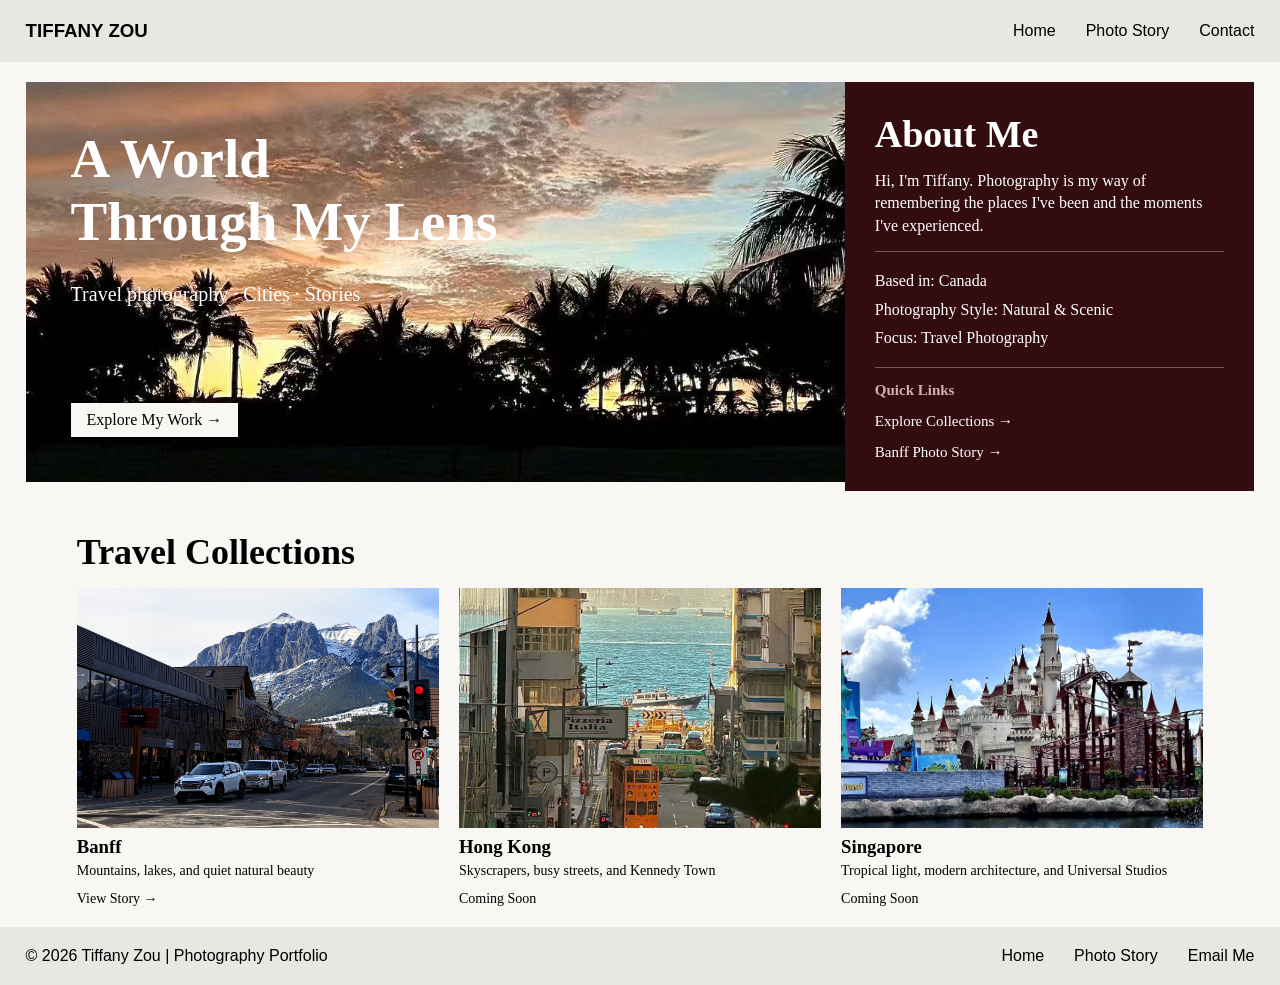
<file: index.html>
<!DOCTYPE html>
<html lang="en">
<head>
  <meta charset="UTF-8">
  <meta name="viewport" content="width=device-width, initial-scale=1">
  <title>Tiffany Zou | Photography Portfolio</title>
  <link rel="stylesheet" href="css/style.css">
</head>

<body>

  <header class="site-header">
    <h3>TIFFANY ZOU</h3>
    <nav>
      <a href="index.html">Home</a>
      <a href="detail.html">Photo Story</a>
      <a href="#contact">Contact</a>
    </nav>
  </header>

  <main>
    <section class="hero-grid">
      <div class="hero-image">
        <h1>A World<br>Through My Lens</h1>
        <p>Travel photography · Cities · Stories</p>
        <a href="#collections">Explore My Work &rarr;</a>
      </div>

      <div class="about">
        <h2>About Me</h2>
        <p>
          Hi, I'm Tiffany. Photography is my way of
          remembering the places I've been and the
          moments I've experienced.
        </p>

        <div class="about-info">
          <p>Based in: Canada</p>
          <p>Photography Style: Natural &amp; Scenic</p>
          <p>Focus: Travel Photography</p>
        </div>

        <h3>Quick Links</h3>
        <a href="#collections">Explore Collections &rarr;</a>
        <a href="detail.html">Banff Photo Story &rarr;</a>
      </div>
    </section>

    <section class="cards-gallery" id="collections">
      <h2>Travel Collections</h2>

      <div class="gallery">
        <article class="card">
          <img src="images/Banff3.jpg" alt="Banff">
          <h3>Banff</h3>
          <p>Mountains, lakes, and quiet natural beauty</p>
          <a href="detail.html">View Story &rarr;</a>
        </article>

        <article class="card">
          <img src="images/HongKong.jpg" alt="Hong Kong">
          <h3>Hong Kong</h3>
          <p>Skyscrapers, busy streets, and Kennedy Town</p>
          <span>Coming Soon</span>
        </article>

        <article class="card">
          <img src="images/Singapore.jpg" alt="Singapore">
          <h3>Singapore</h3>
          <p>Tropical light, modern architecture, and Universal Studios</p>
          <span>Coming Soon</span>
        </article>
      </div>
    </section>
  </main>

  <footer class="site-footer" id="contact">
    <p>&copy; 2026 Tiffany Zou | Photography Portfolio</p>
    <nav>
      <a href="index.html">Home</a>
      <a href="detail.html">Photo Story</a>
      <a href="mailto:peiyin.zou@mail.utoronto.ca">Email Me</a>
    </nav>
  </footer>

</body>
</html>
</file>
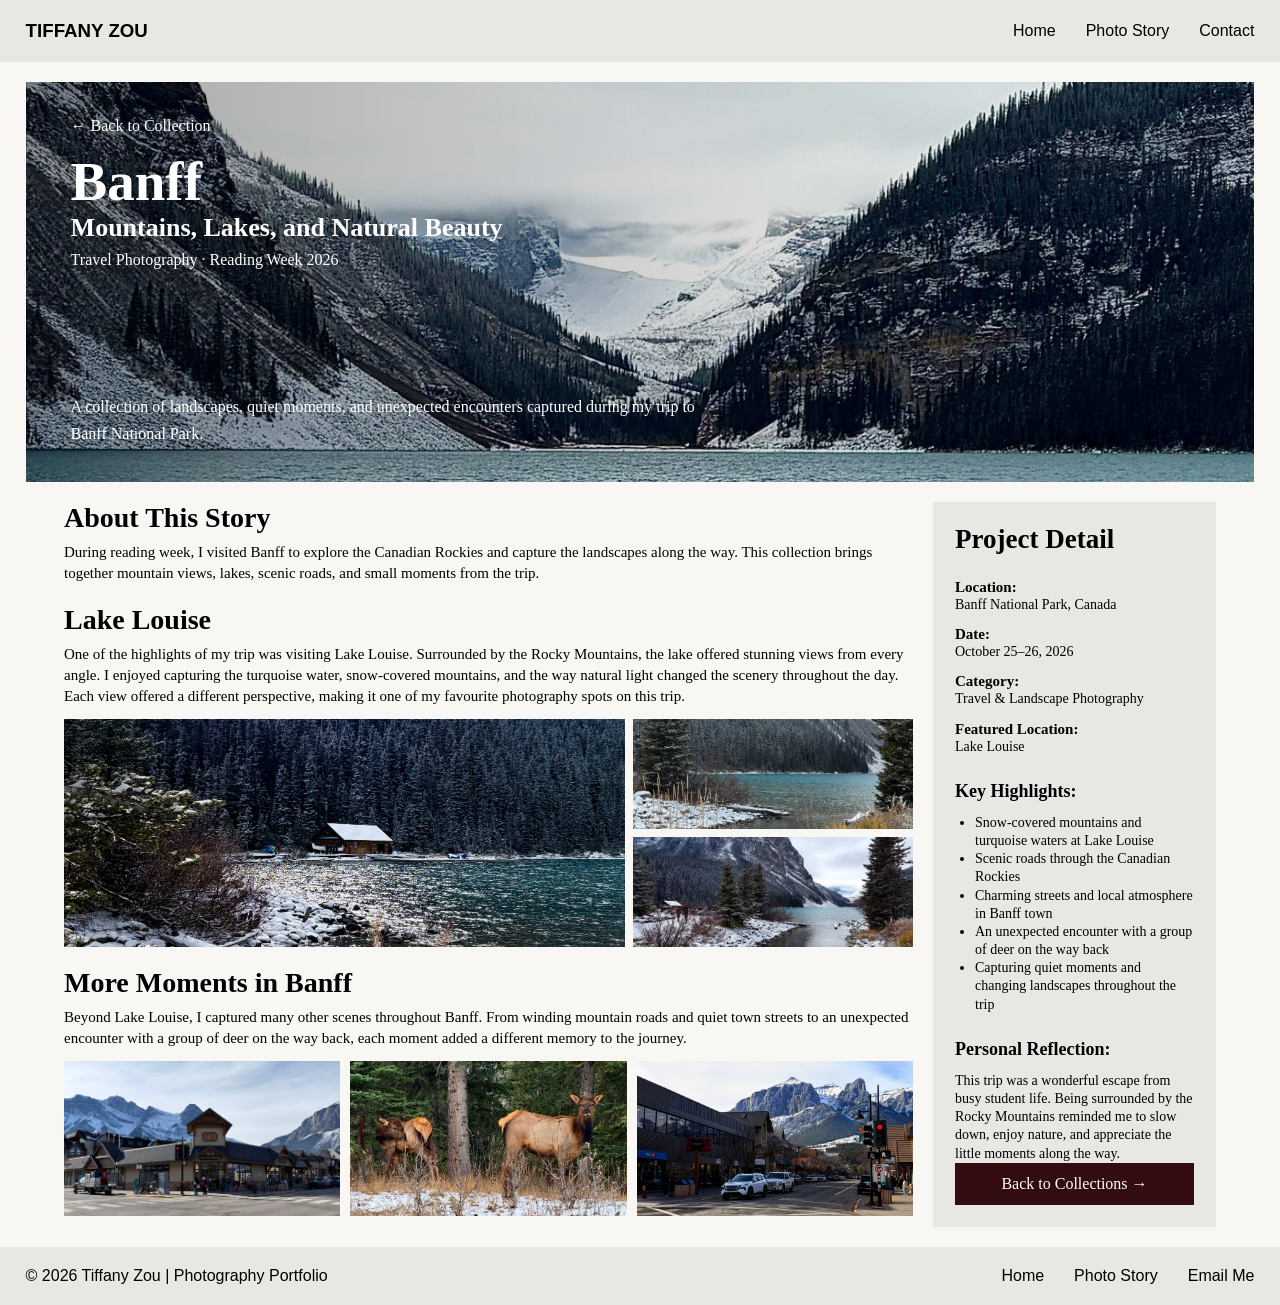
<file: detail.html>
<!DOCTYPE html>
<html lang="en">
<head>
  <meta charset="UTF-8">
  <meta name="viewport" content="width=device-width, initial-scale=1.0">
  <title>Tiffany Zou | Banff Photo Story</title>
  <link rel="stylesheet" href="css/style.css">
</head>

<body>

  <header class="site-header">
    <h3>TIFFANY ZOU</h3>
    <nav>
      <a href="index.html">Home</a>
      <a href="detail.html">Photo Story</a>
      <a href="#contact">Contact</a>
    </nav>
  </header>

  <main>

    <section class="detail-hero">
      <a href="index.html">← Back to Collection</a>

      <h1>Banff</h1>
      <h2>Mountains, Lakes, and Natural Beauty</h2>
      <p>Travel Photography · Reading Week 2026</p>

      <p class="lead-text">
        A collection of landscapes, quiet moments, and
        unexpected encounters captured during my trip
        to Banff National Park.
      </p>
    </section>

    <div class="detail-grid">

      <article class="story">

        <section>
          <h2>About This Story</h2>
          <p>
            During reading week, I visited Banff to explore
            the Canadian Rockies and capture the landscapes
            along the way. This collection brings together
            mountain views, lakes, scenic roads, and small
            moments from the trip.
          </p>
        </section>

        <section>
          <h2>Lake Louise</h2>
          <p>
            One of the highlights of my trip was visiting
            Lake Louise. Surrounded by the Rocky Mountains,
            the lake offered stunning views from every angle.
            I enjoyed capturing the turquoise water, snow-covered
            mountains, and the way natural light changed the
            scenery throughout the day. Each view offered a
            different perspective, making it one of my favourite
            photography spots on this trip.
          </p>

          <div class="lake-gallery">
            <img class="lake-main" src="images/Lake1.jpg" alt="House by Lake Louise">
            <img src="images/Lake2.jpg" alt="Sapphire blue lake water">
            <img src="images/Lake3.jpg" alt="Snow-covered mountains">
          </div>
        </section>

        <section>
          <h2>More Moments in Banff</h2>
          <p>
            Beyond Lake Louise, I captured many other scenes
            throughout Banff. From winding mountain roads and
            quiet town streets to an unexpected encounter with
            a group of deer on the way back, each moment added
            a different memory to the journey.
          </p>
          <div class="moments-gallery">
            <img src="images/Banff1.jpg" alt="Banff town">
            <img src="images/Banff2.jpg" alt="Wildlife in Banff">
            <img src="images/Banff3.jpg" alt="Banff mountain street">
          </div>
        </section>

      </article>

      <aside class="project-detail">
        <h2>Project Detail</h2>
        <h4>Location:</h4>
        <p>Banff National Park, Canada</p>
        <h4>Date:</h4>
        <p>October 25–26, 2026</p>
        <h4>Category:</h4>
        <p>Travel &amp; Landscape Photography</p>
        <h4>Featured Location:</h4>
        <p>Lake Louise</p>

        <h3>Key Highlights:</h3>
        <ul>
          <li>Snow-covered mountains and turquoise waters at Lake Louise</li>
          <li>Scenic roads through the Canadian Rockies</li>
          <li>Charming streets and local atmosphere in Banff town</li>
          <li>An unexpected encounter with a group of deer on the way back</li>
          <li>Capturing quiet moments and changing landscapes throughout the trip</li>
        </ul>

        <h3>Personal Reflection:</h3>
        <p>
          This trip was a wonderful escape from busy student life.
          Being surrounded by the Rocky Mountains reminded me
          to slow down, enjoy nature, and appreciate the little
          moments along the way.
        </p>

        <a class="back-button" href="index.html#collections">
          Back to Collections &rarr;
        </a>
      </aside>

    </div>
  </main>

  <footer class="site-footer" id="contact">
    <p>&copy; 2026 Tiffany Zou | Photography Portfolio</p>
    <nav>
      <a href="index.html">Home</a>
      <a href="detail.html">Photo Story</a>
      <a href="mailto:peiyin.zou@mail.utoronto.ca">Email Me</a>
    </nav>
  </footer>

</body>
</html>
</file>
<file: css/style.css>
* {
  margin: 0;
  padding: 0;
  box-sizing: border-box;
}

body {
  font-family: Georgia, serif;
  background: #f8f7f4;
  color: black;
}

a {
  color: inherit;
  text-decoration: none;
}

/* Header and Footer */
.site-header, .site-footer {
  display: flex;
  justify-content: space-between;
  align-items: center;
  padding: 20px 2%;
  background: #E9E7E3;
  font-family: Arial, sans-serif;
}

nav {
  display: flex;
  gap: 30px;
}

/* Homepage */
.hero-grid {
  display: grid;
  grid-template-columns: 2fr 1fr;
  margin: 20px 2%;
}

.hero-image {
  background: url("../images/Cancun.jpg") center/cover;
  height: 400px;
  padding: 45px;
  color: white;
  display: flex;
  flex-direction: column;
}

.hero-image h1 {
  font-size: 55px;
}

.hero-image p {
  font-size: 20px;
  margin-top: 30px;
}

.hero-image a {
  margin-top: auto;
  background: #f8f7f4;
  color: black;
  padding: 8px 16px;
  width: fit-content;
}

.about {
  background: #330c10;
  color: white;
  padding: 30px;
  display: flex;
  flex-direction: column;
  gap: 14px;
}

.about h2 {
  font-size: 38px;
}

.about p {
  font-size: 16px;
  line-height: 1.4;
}

.about-info {
  border-top: 1px solid #80565a;
  border-bottom: 1px solid #80565a;
  padding: 12px 0;
}

.about-info p {
  margin: 6px 0;
}

.about h3 {
  font-size: 15px;
  color: #d6adb0;
}

.about a {
  font-size: 15px;
}

.cards-gallery {
  padding: 20px 6%;
}

.cards-gallery h2 {
  font-size: 36px;
  margin-bottom: 15px;
}

.gallery {
  display: grid;
  grid-template-columns: repeat(auto-fit, minmax(280px, 1fr));
  gap: 20px;
}

.card {
  display: flex;
  flex-direction: column;
}

.card img {
  width: 100%;
  height: 240px;
  object-fit: cover;
}

.card h3 {
  margin-top: 8px;
}

.card p {
  font-size: 14px;
  margin-top: 5px;
}

.card a,
.card span {
  margin-top: auto;
  padding-top: 12px;
  text-align: left;
  font-size: 14px;
}

/* Detail Page */
.detail-hero {
  background:
    linear-gradient(to right, rgba(0,0,0,0.35), transparent),
    url("../images/Banff.jpg") center/cover;
  height: 400px;
  margin: 20px 2%;
  padding: 35px 45px;
  color: white;
  display: flex;
  flex-direction: column;
}

.detail-hero h1 {
  font-size: 55px;
  margin-top: 15px;
}

.detail-hero h2 {
  font-size: 26px;
}

.detail-hero p {
  margin-top: 8px;
}

.detail-hero .lead-text {
  width: 100%;
  max-width: 650px;
  margin-top: auto;
  line-height: 1.7;
  font-size: 16px;
}

.detail-grid {
  display: grid;
  grid-template-columns: 3fr 1fr;
  gap: 20px;
  margin: 20px 5%;
}

.story section {
  margin-bottom: 20px;
}

.story section:last-child {
  margin-bottom: 0;
}

.story h2 {
  font-size: 28px;
  margin-bottom: 8px;
}

.story p {
  font-size: 15px;
  line-height: 1.4;
  margin-bottom: 12px;
}

.lake-gallery {
  display: grid;
  grid-template-columns: 2fr 1fr;
  grid-template-rows: repeat(2, 110px);
  gap: 8px;
}

.lake-gallery img,
.moments-gallery img {
  width: 100%;
  height: 100%;
  object-fit: cover;
}

.lake-main {
  grid-row: span 2;
}

.moments-gallery {
  display: grid;
  grid-template-columns: repeat(3, 1fr);
  gap: 10px;
}

.moments-gallery img {
  height: 155px;
}

.project-detail {
  background: #e9e7e3;
  padding: 22px;
  display: flex;
  flex-direction: column;
}

.project-detail h2 {
  font-size: 27px;
  margin-bottom: 12px;
}

.project-detail h4 {
  font-size: 15px;
  margin-top: 12px;
}

.project-detail p {
  font-size: 14px;
  line-height: 1.3;
}

.project-detail h3 {
  font-size: 18px;
  margin-top: 25px;
  margin-bottom: 12px;
}

.project-detail ul {
  padding-left: 20px;
  font-size: 14px;
  line-height: 1.3;
}

.back-button {
  background: #330c10;
  color: white;
  text-align: center;
  padding: 12px 8px;
  margin-top: auto;
}

.back-button:hover {
  background: #592026;
}

/* Mobile */
@media (max-width: 767px) {
  .site-header, .site-footer {
    flex-direction: column;
    gap: 10px;
  }

  nav {
    gap: 20px;
    font-size: 13px;
  }

  .hero-grid {
    grid-template-columns: 1fr;
    margin: 0;
  }

  .hero-image {
    height: 300px;
    padding: 20px;
  }

  .hero-image h1 {
    font-size: 35px;
  }

  .hero-image p {
    font-size: 15px;
  }

  .about {
    padding: 20px;
  }

  .about h2 {
    font-size: 30px;
  }

  .about p {
    font-size: 15px;
  }

  .gallery {
    grid-template-columns: 1fr;
  }

  .card img {
    height: 180px;
  }

  .detail-hero {
    height: auto;
    min-height: 320px;
    margin: 0;
    padding: 20px;
  }

  .detail-hero h1 {
    font-size: 36px;
  }

  .detail-hero h2 {
    font-size: 19px;
  }

  .detail-hero p {
    font-size: 13px;
  }

  .detail-hero .lead-text {
    margin-top: auto;
    white-space: normal;
    font-size: 13px;
  }
  
  .detail-grid {
    grid-template-columns: 1fr;
    margin: 20px;
  }

  .story h2 {
    font-size: 24px;
  }

  .lake-gallery {
    grid-template-columns: 1fr;
    grid-template-rows: auto;
  }

  .lake-gallery img,
  .moments-gallery img {
    height: 180px;
  }

  .lake-main {
    grid-row: auto;
  }

  .moments-gallery {
    grid-template-columns: 1fr;
  }

  .back-button {
    margin-top: 25px;
  }
}
</file>
